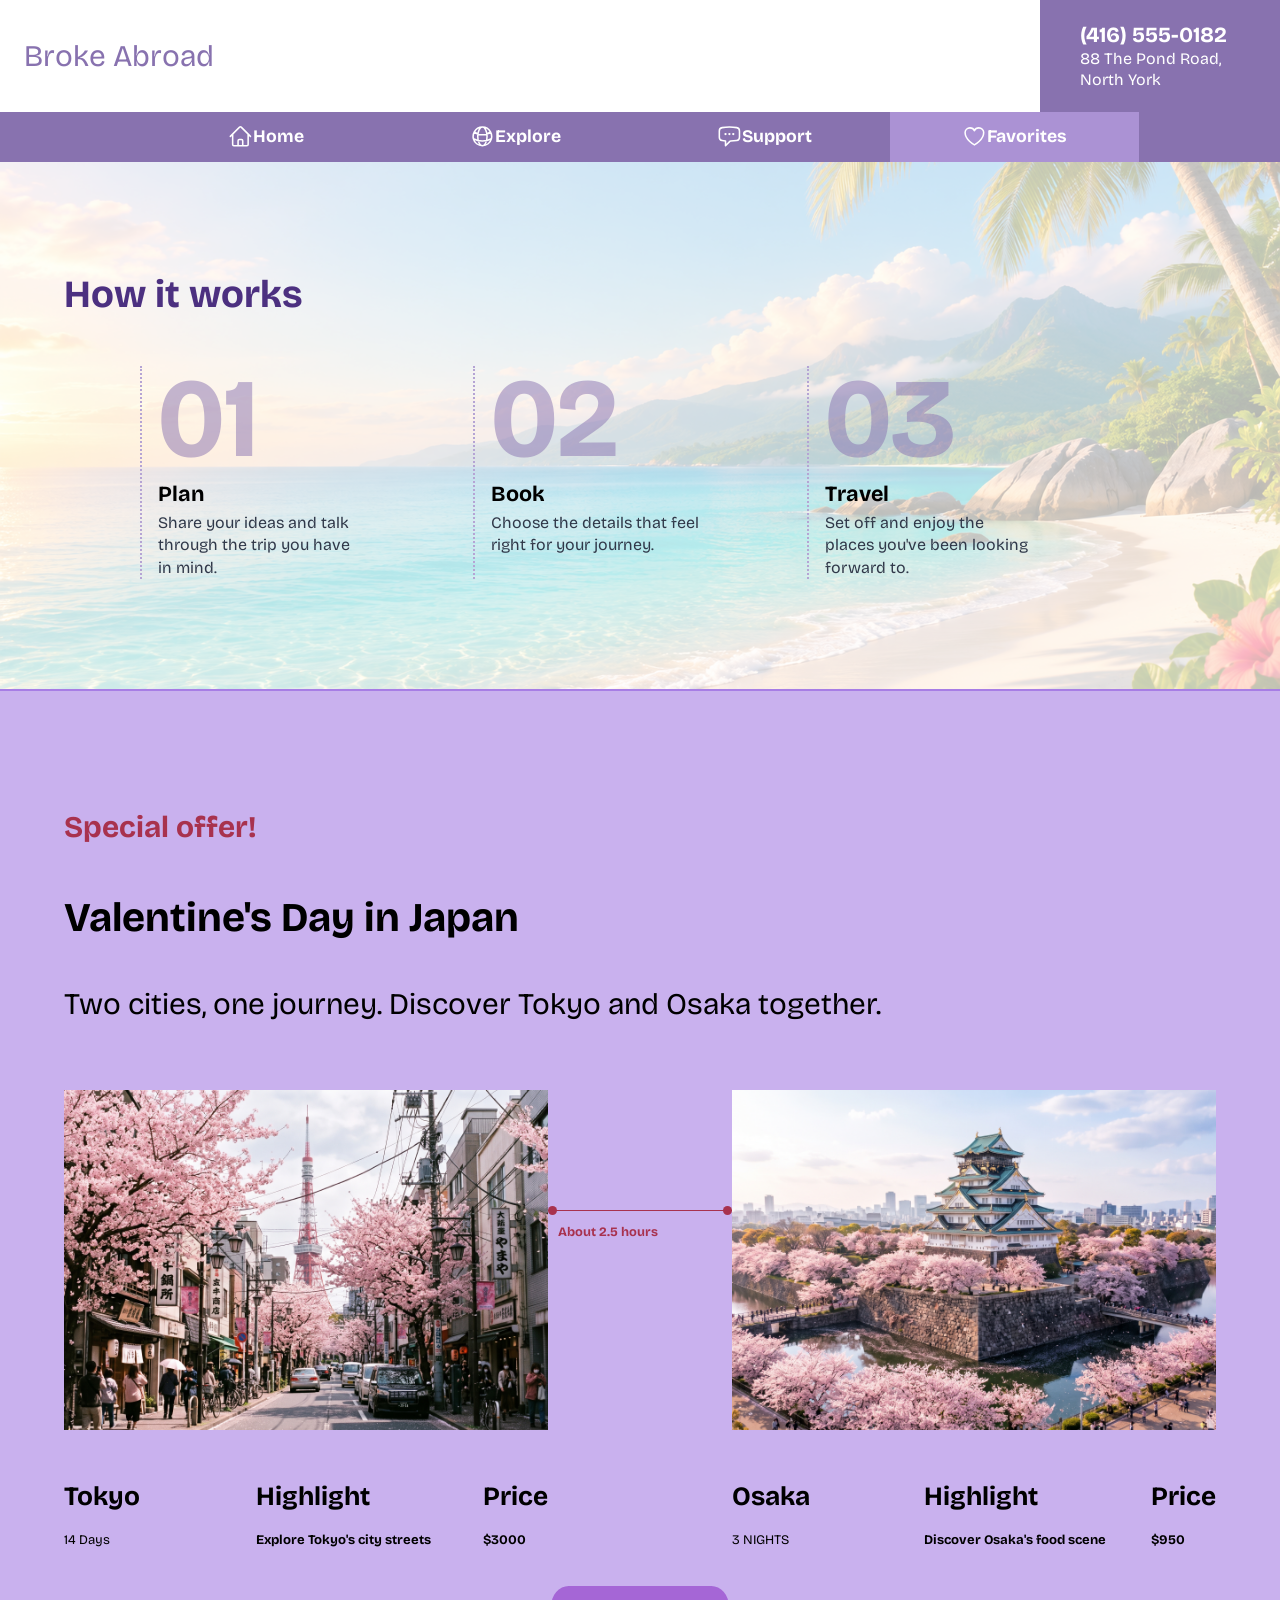
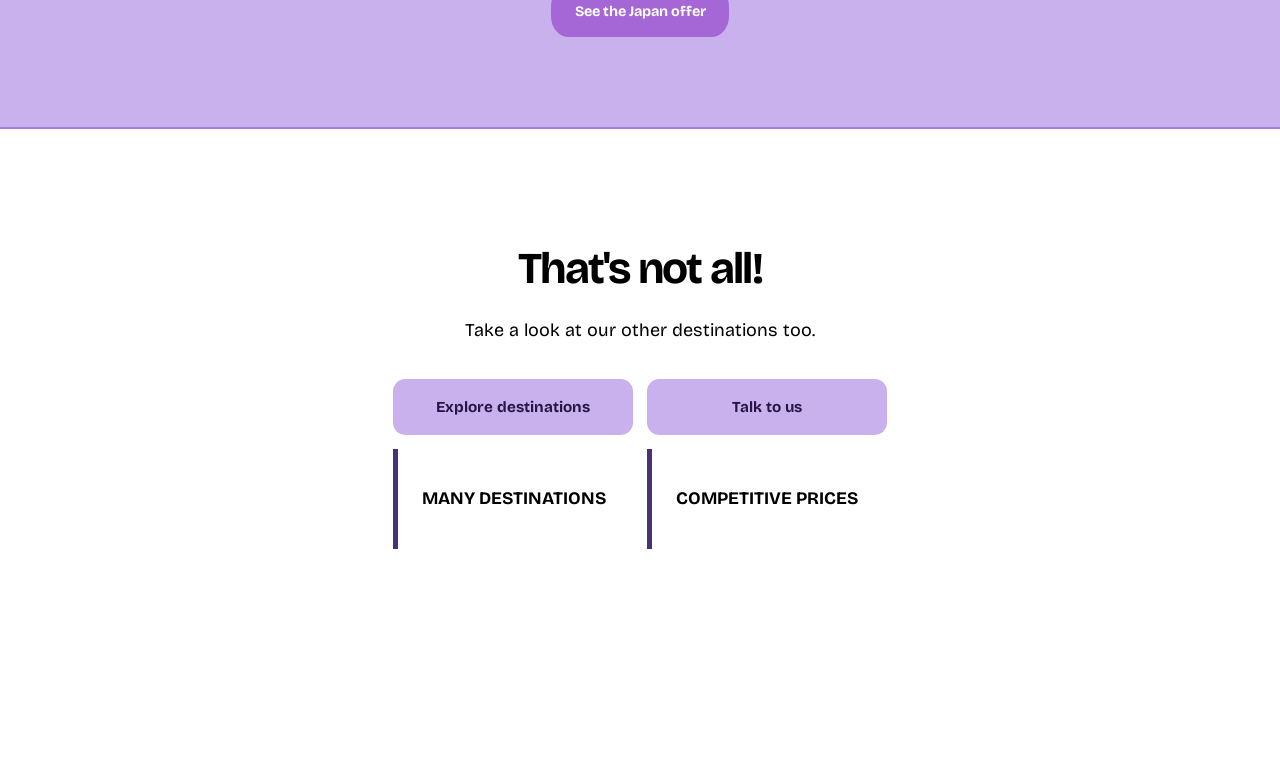
<file: index.html>
<!DOCTYPE html>
<html lang="en">

<!-- header -->
<head>
    <!--this imports google fonts its a font I found it looked good-->
    <link rel="preconnect" href="https://fonts.googleapis.com">
    <link rel="preconnect" href="https://fonts.gstatic.com" crossorigin>
    <link href="https://fonts.googleapis.com/css2?family=Bricolage+Grotesque:opsz,wght@12..96,200..800&display=swap" rel="stylesheet">    
    <meta charset="UTF-8">

    <!--this helps the page fit different screen sizes-->
<meta name="viewport" content="width=device-width, initial-scale=1.0">
    <!--the title that shows on the browser tab-->
    <title>Broke Abroad - Home page</title>
    <!--link to css-->
       <link rel="stylesheet" href="style.css">
       
</head>
<body>
    <header class="site-header">
        <div class="header-top header-top-home">
            <!--placeholder for the agency name cuz we dont know it yet-->
            <span class="header-brand">Broke Abroad</span>

            <!--contact information and link to the support page-->
            <a class="header-support" href="support.html">
                <span class="header-phone">(416) 555-0182</span>
                <span>88 The Pond Road, North York</span>
            </a>
        </div>

        <!--links in the nav bar-->
        <nav class="main-nav">

            <a href="index.html">
                <svg xmlns="http://www.w3.org/2000/svg" fill="none" viewBox="0 0 24 24" stroke-width="1.5" stroke="currentColor" class="size-6">
                <path stroke-linecap="round" stroke-linejoin="round" d="m2.25 12 8.954-8.955c.44-.439 1.152-.439 1.591 0L21.75 12M4.5 9.75v10.125c0 .621.504 1.125 1.125 1.125H9.75v-4.875c0-.621.504-1.125 1.125-1.125h2.25c.621 0 1.125.504 1.125 1.125V21h4.125c.621 0 1.125-.504 1.125-1.125V9.75M8.25 21h8.25" />
                </svg>Home
            </a>

            <a href="explore.html">
                <svg xmlns="http://www.w3.org/2000/svg" fill="none" viewBox="0 0 24 24" stroke-width="1.5" stroke="currentColor" class="size-6">
                <path stroke-linecap="round" stroke-linejoin="round" d="M12 21a9.004 9.004 0 0 0 8.716-6.747M12 21a9.004 9.004 0 0 1-8.716-6.747M12 21c2.485 0 4.5-4.03 4.5-9S14.485 3 12 3m0 18c-2.485 0-4.5-4.03-4.5-9S9.515 3 12 3m0 0a8.997 8.997 0 0 1 7.843 4.582M12 3a8.997 8.997 0 0 0-7.843 4.582m15.686 0A11.953 11.953 0 0 1 12 10.5c-2.998 0-5.74-1.1-7.843-2.918m15.686 0A8.959 8.959 0 0 1 21 12c0 .778-.099 1.533-.284 2.253m0 0A17.919 17.919 0 0 1 12 16.5c-3.162 0-6.133-.815-8.716-2.247m0 0A9.015 9.015 0 0 1 3 12c0-1.605.42-3.113 1.157-4.418" />
                </svg>Explore
            </a>

            <a href="support.html">
                <svg xmlns="http://www.w3.org/2000/svg" fill="none" viewBox="0 0 24 24" stroke-width="1.5" stroke="currentColor" class="size-6">
                <path stroke-linecap="round" stroke-linejoin="round" d="M8.625 9.75a.375.375 0 1 1-.75 0 .375.375 0 0 1 .75 0Zm0 0H8.25m4.125 0a.375.375 0 1 1-.75 0 .375.375 0 0 1 .75 0Zm0 0H12m4.125 0a.375.375 0 1 1-.75 0 .375.375 0 0 1 .75 0Zm0 0h-.375m-13.5 3.01c0 1.6 1.123 2.994 2.707 3.227 1.087.16 2.185.283 3.293.369V21l4.184-4.183a1.14 1.14 0 0 1 .778-.332 48.294 48.294 0 0 0 5.83-.498c1.585-.233 2.708-1.626 2.708-3.228V6.741c0-1.602-1.123-2.995-2.707-3.228A48.394 48.394 0 0 0 12 3c-2.392 0-4.744.175-7.043.513C3.373 3.746 2.25 5.14 2.25 6.741v6.018Z" />
                </svg>Support
            </a>

            <a class="favorites-main" href="explore.html#favorites">
                <svg xmlns="http://www.w3.org/2000/svg" fill="none" viewBox="0 0 24 24" stroke-width="1.5" stroke="currentColor" class="size-6">
                <path stroke-linecap="round" stroke-linejoin="round" d="M21 8.25c0-2.485-2.099-4.5-4.688-4.5-1.935 0-3.597 1.126-4.312 2.733-.715-1.607-2.377-2.733-4.313-2.733C5.1 3.75 3 5.765 3 8.25c0 7.22 9 12 9 12s9-4.78 9-12Z" />
                </svg>Favorites
            </a>

        </nav>
    </header>

    <main>
        <!--how the trip planning works-->
        <section class="how-it-works">
            <div class="section-heading">
                <h2 id="steps-title">How it works</h2>
            </div>
            <!--the three steps for planning, booking and travelling-->
            <ol class="planning-steps" role="list">
                <li>
                    <span class="step-number" aria-hidden="true">01</span>
                    <div class="step-details">
                        <h3>Plan</h3>
                        <p>Share your ideas and talk through the trip you have in mind.</p>
                    </div>
                </li>
                <li>
                    <span class="step-number" aria-hidden="true">02</span>
                    <div class="step-details">
                        <h3>Book</h3>
                        <p>Choose the details that feel right for your journey.</p>
                    </div>
                </li>
                <li>
                    <span class="step-number" aria-hidden="true">03</span>
                    <div class="step-details">
                        <h3>Travel</h3>
                        <p>Set off and enjoy the places you've been looking forward to.</p>
                    </div>
                </li>
            </ol>
        </section>

<!--promotion for valentines day-->
        <section class="japan-promotion">
            <div class="promotion-inner">
                <!--title, description and other stuff of the promotion-->
                <div class="promotion-heading">
                    <div>
                        <p class="promotion-kicker">Special offer!</p>
                        <h2 id="promotion-title">Valentine's Day in Japan</h2>
                        <p>Two cities, one journey. Discover Tokyo and Osaka together.</p>
                    </div>
                </div>

                <!--the two stops on the trip-->
                <div class="promotion-route">
                    <!--tokyo picture and trip details-->
                    <article class="promotion-stop">
                        <img src="Tokyo.jpeg" alt="View of Tokyo">
                        <div class="stop-details">
                            <div><h3>Tokyo</h3><p>14 Days</p></div>
                            <div><h3>Highlight</h3><p><strong>Explore Tokyo's city streets</strong></p></div>
                            <div><h3>Price</h3><p><strong>$3000</strong></p></div>
                        </div>
                    </article>

                    <!--the train between Tokyo and Osaka-->
                    <div class="route-connection">
                        <div class="route-line"></div>
                        <p><strong>About 2.5 hours</strong></p>
                    </div>

                    <!--osaka picture and trip details-->
                    <article class="promotion-stop osaka-stop">
                        <img src="Osaka.jpeg" alt="View of Osaka">
                        <div class="stop-details">
                            <div><h3>Osaka</h3><p>3 NIGHTS</p></div>
                            <div><h3>Highlight</h3><p><strong>Discover Osaka's food scene</strong></p></div>
                            <div><h3>Price</h3><p><strong>$950</strong></p></div>
                        </div>
                    </article>
                </div>
                <!--link to the explore page-->
                <a class="button" href="explore.html?search=Japan">See the Japan offer</a>
            </div>
        </section>
        <!--the extra fillers at the bottom of the page-->
        <section class="travel-intro">
            <div class="travel-intro-content">
                <h1 id="intro-title">That's not all!</h1>
                <p class="travel-intro-text">Take a look at our other destinations too.</p>
                <!--buttons to explore destinations or support-->
                <div class="travel-intro-actions">
                    <a class="travel-intro-primary" href="explore.html">Explore destinations</a>
                    <a class="travel-intro-secondary" href="support.html">Talk to us</a>
                </div>
                <!--information blocks under the buttons-->
                <div class="travel-intro-features">
                    <p>MANY DESTINATIONS</p>
                    <p>COMPETITIVE PRICES</p>
                </div>
            </div>
        </section>
    </main>
</body>
</html>
</file>
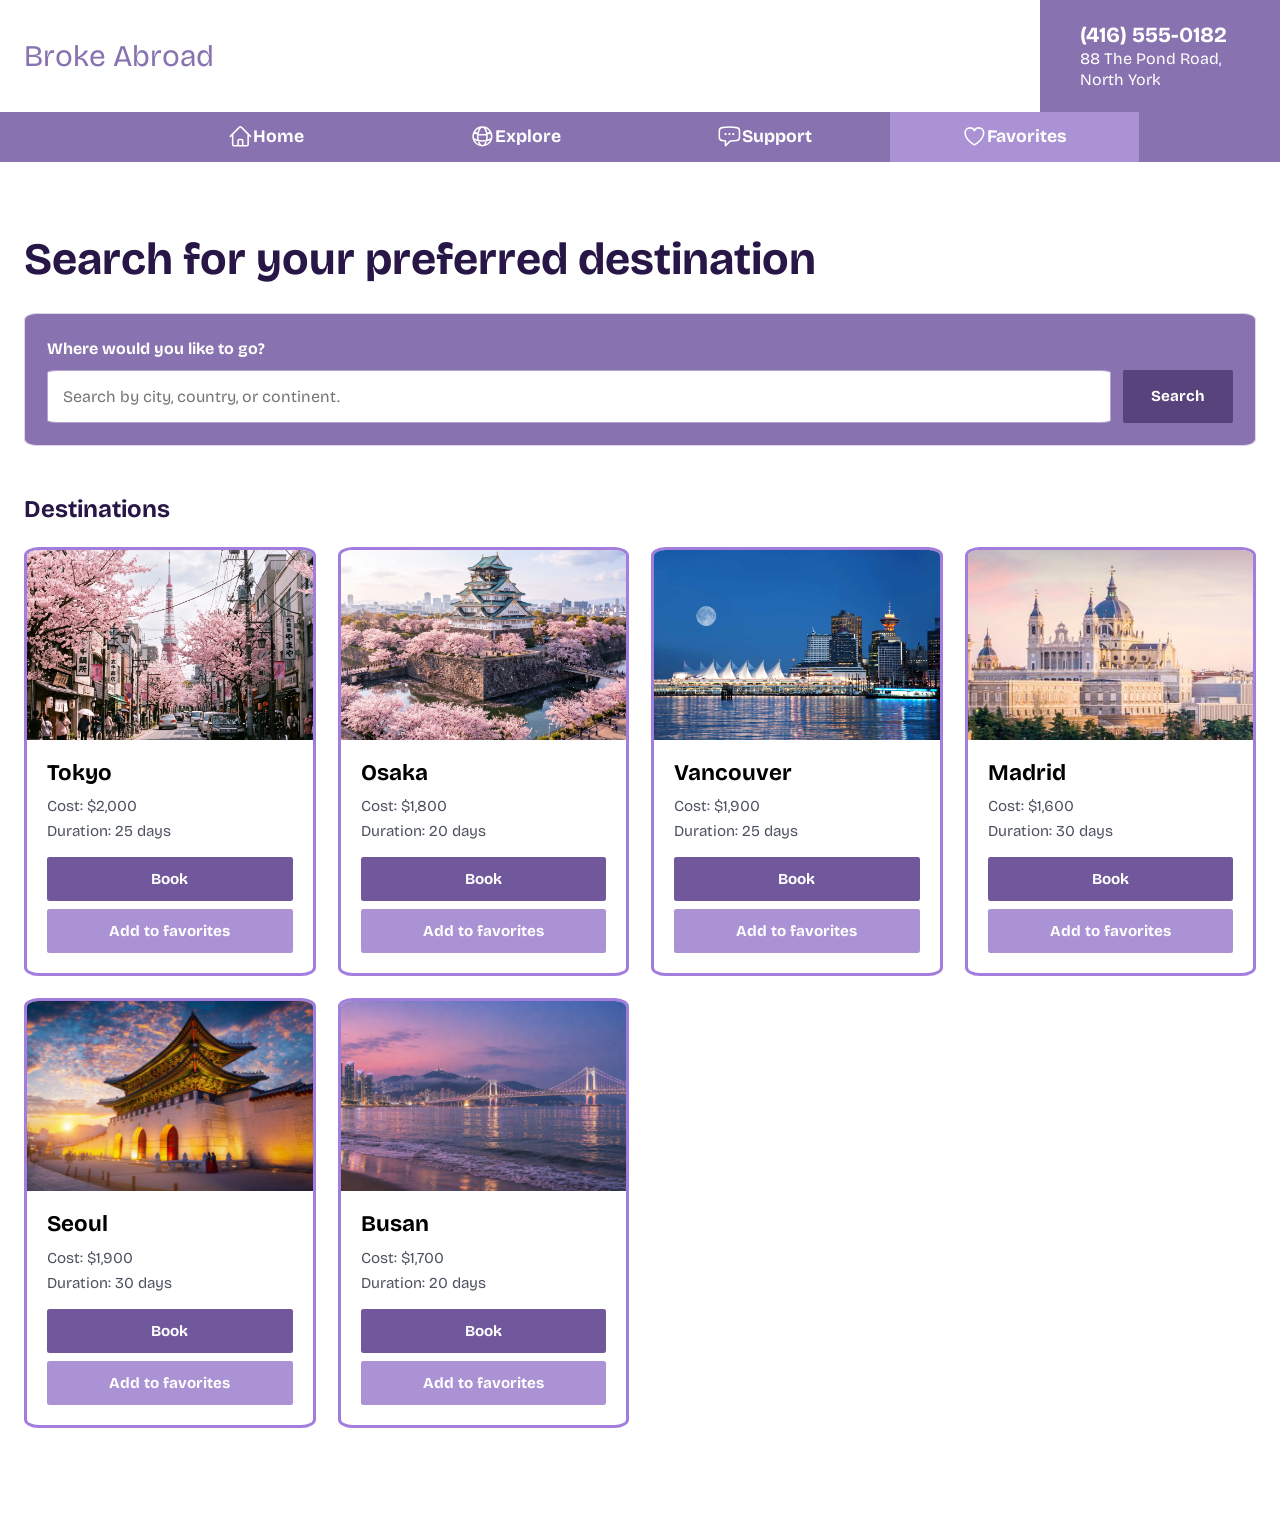
<file: explore.html>
<!DOCTYPE html>
<html lang="en">
    <head>
        <meta charset="UTF-8">
        <title>Broke Abroad - Explore</title>
        <!--this imports google fonts its a font I found it looked good-->
        <link rel="preconnect" href="https://fonts.googleapis.com">
        <link rel="preconnect" href="https://fonts.gstatic.com" crossorigin>
        <link href="https://fonts.googleapis.com/css2?family=Bricolage+Grotesque:opsz,wght@12..96,200..800&display=swap" rel="stylesheet">    
        <meta charset="UTF-8">
        <meta name="viewport" content="width=device-width, initial-scale=1.0"/>
        <script src="explore.js" defer></script>
        <link rel="stylesheet" type="text/css" href="style.css"/>
        <link rel="stylesheet" type="text/css" href="explore.css"/>
        
    </head>
    <body>

        <header class="site-header">
        <div class="header-top header-top-home">
            <!--placeholder for the agency name cuz we dont know it yet-->
            <span class="header-brand">Broke Abroad</span>

            <!--contact information and link to the support page-->
            <a class="header-support" href="support.html">
                <span class="header-phone">(416) 555-0182</span>
                <span>88 The Pond Road, North York</span>
            </a>
        </div>

                <!--links in the nav bar-->
        <nav class="main-nav">

            <a href="index.html">
                <svg xmlns="http://www.w3.org/2000/svg" fill="none" viewBox="0 0 24 24" stroke-width="1.5" stroke="currentColor" class="size-6">
                <path stroke-linecap="round" stroke-linejoin="round" d="m2.25 12 8.954-8.955c.44-.439 1.152-.439 1.591 0L21.75 12M4.5 9.75v10.125c0 .621.504 1.125 1.125 1.125H9.75v-4.875c0-.621.504-1.125 1.125-1.125h2.25c.621 0 1.125.504 1.125 1.125V21h4.125c.621 0 1.125-.504 1.125-1.125V9.75M8.25 21h8.25" />
                </svg>Home
            </a>

            <a href="explore.html" aria-current="page">
                <svg xmlns="http://www.w3.org/2000/svg" fill="none" viewBox="0 0 24 24" stroke-width="1.5" stroke="currentColor" class="size-6">
                <path stroke-linecap="round" stroke-linejoin="round" d="M12 21a9.004 9.004 0 0 0 8.716-6.747M12 21a9.004 9.004 0 0 1-8.716-6.747M12 21c2.485 0 4.5-4.03 4.5-9S14.485 3 12 3m0 18c-2.485 0-4.5-4.03-4.5-9S9.515 3 12 3m0 0a8.997 8.997 0 0 1 7.843 4.582M12 3a8.997 8.997 0 0 0-7.843 4.582m15.686 0A11.953 11.953 0 0 1 12 10.5c-2.998 0-5.74-1.1-7.843-2.918m15.686 0A8.959 8.959 0 0 1 21 12c0 .778-.099 1.533-.284 2.253m0 0A17.919 17.919 0 0 1 12 16.5c-3.162 0-6.133-.815-8.716-2.247m0 0A9.015 9.015 0 0 1 3 12c0-1.605.42-3.113 1.157-4.418" />
                </svg>Explore
            </a>

            <a href="support.html">
                <svg xmlns="http://www.w3.org/2000/svg" fill="none" viewBox="0 0 24 24" stroke-width="1.5" stroke="currentColor" class="size-6">
                <path stroke-linecap="round" stroke-linejoin="round" d="M8.625 9.75a.375.375 0 1 1-.75 0 .375.375 0 0 1 .75 0Zm0 0H8.25m4.125 0a.375.375 0 1 1-.75 0 .375.375 0 0 1 .75 0Zm0 0H12m4.125 0a.375.375 0 1 1-.75 0 .375.375 0 0 1 .75 0Zm0 0h-.375m-13.5 3.01c0 1.6 1.123 2.994 2.707 3.227 1.087.16 2.185.283 3.293.369V21l4.184-4.183a1.14 1.14 0 0 1 .778-.332 48.294 48.294 0 0 0 5.83-.498c1.585-.233 2.708-1.626 2.708-3.228V6.741c0-1.602-1.123-2.995-2.707-3.228A48.394 48.394 0 0 0 12 3c-2.392 0-4.744.175-7.043.513C3.373 3.746 2.25 5.14 2.25 6.741v6.018Z" />
                </svg>Support
            </a>

            <a class="favorites-main" href="explore.html#favorites" onclick="showFavorites()">
                <svg xmlns="http://www.w3.org/2000/svg" fill="none" viewBox="0 0 24 24" stroke-width="1.5" stroke="currentColor" class="size-6">
                <path stroke-linecap="round" stroke-linejoin="round" d="M21 8.25c0-2.485-2.099-4.5-4.688-4.5-1.935 0-3.597 1.126-4.312 2.733-.715-1.607-2.377-2.733-4.313-2.733C5.1 3.75 3 5.765 3 8.25c0 7.22 9 12 9 12s9-4.78 9-12Z" />
                </svg>Favorites
            </a>

        </nav>
    </header>
    <main>
       

        <section class="destinations" aria-labelledby="destinations-title">
            <div class="destinations-heading">
                <div>
                    <h2 id="destinations-title">Search for your preferred destination</h2>
                </div>
               
            </div>

            <!--Submitting the form also lets visitors search with the Enter key-->
            <form class="search-form" role="search" onsubmit="searchTrip(); return false;">
                <label for="search">Where would you like to go?</label>
                <div class="search-controls">
                    <input type="search" id="search" placeholder="Search by city, country, or continent.">
                    <button type="submit" id="search_button">Search</button>
                </div>
            </form>

            <div class="results-heading" id="favorites">
                <h3 id="results-title">Destinations</h3>
                <p id="results" aria-live="polite"></p>
            </div>
            <noscript>Enable JavaScript to view and search destinations.</noscript>

            <!--The script fills these cards with the matching destinations-->
            <div class="explore-cards">
                <article id="A" class="element" hidden>
                    <img class="cardimage" id="imageA" alt="">
                    <div class="textcontainer">
                        <h3 id="titleA"></h3>
                        <p id="detailsA"></p>
                    </div>
                    <div class="buttoncontainer">
                        <button type="button" class="book-button" id="bookButtonA" aria-describedby="titleA" onclick="bookTrip(0)"></button>
                        <button type="button" class="favorite-button" id="favButtonA" aria-describedby="titleA" onclick="addToFavorites(0)"></button>
                    </div>
                </article>
                <article id="B" class="element" hidden>
                    <img class="cardimage" id="imageB" alt="">
                    <div class="textcontainer">
                        <h3 id="titleB"></h3>
                        <p id="detailsB"></p>
                    </div>
                    <div class="buttoncontainer">
                        <button type="button" class="book-button" id="bookButtonB" aria-describedby="titleB" onclick="bookTrip(1)"></button>
                        <button type="button" class="favorite-button" id="favButtonB" aria-describedby="titleB" onclick="addToFavorites(1)"></button>
                    </div>
                </article>
                <article id="C" class="element" hidden>
                    <img class="cardimage" id="imageC" alt="">
                    <div class="textcontainer">
                        <h3 id="titleC"></h3>
                        <p id="detailsC"></p>
                    </div>
                    <div class="buttoncontainer">
                        <button type="button" class="book-button" id="bookButtonC" aria-describedby="titleC" onclick="bookTrip(2)"></button>
                        <button type="button" class="favorite-button" id="favButtonC" aria-describedby="titleC" onclick="addToFavorites(2)"></button>
                    </div>
                </article>
                <article id="D" class="element" hidden>
                    <img class="cardimage" id="imageD" alt="">
                    <div class="textcontainer">
                        <h3 id="titleD"></h3>
                        <p id="detailsD"></p>
                    </div>
                    <div class="buttoncontainer">
                        <button type="button" class="book-button" id="bookButtonD" aria-describedby="titleD" onclick="bookTrip(3)"></button>
                        <button type="button" class="favorite-button" id="favButtonD" aria-describedby="titleD" onclick="addToFavorites(3)"></button>
                    </div>
                </article>
                <article id="E" class="element" hidden>
                    <img class="cardimage" id="imageE" alt="">
                    <div class="textcontainer">
                        <h3 id="titleE"></h3>
                        <p id="detailsE"></p>
                    </div>
                    <div class="buttoncontainer">
                        <button type="button" class="book-button" id="bookButtonE" aria-describedby="titleE" onclick="bookTrip(4)"></button>
                        <button type="button" class="favorite-button" id="favButtonE" aria-describedby="titleE" onclick="addToFavorites(4)"></button>
                    </div>
                </article>
                <article id="F" class="element" hidden>
                    <img class="cardimage" id="imageF" alt="">
                    <div class="textcontainer">
                        <h3 id="titleF"></h3>
                        <p id="detailsF"></p>
                    </div>
                    <div class="buttoncontainer">
                        <button type="button" class="book-button" id="bookButtonF" aria-describedby="titleF" onclick="bookTrip(5)"></button>
                        <button type="button" class="favorite-button" id="favButtonF" aria-describedby="titleF" onclick="addToFavorites(5)"></button>
                    </div>
                </article>
            </div>
        </section>
    </main>
    </body>
</html>
</file>
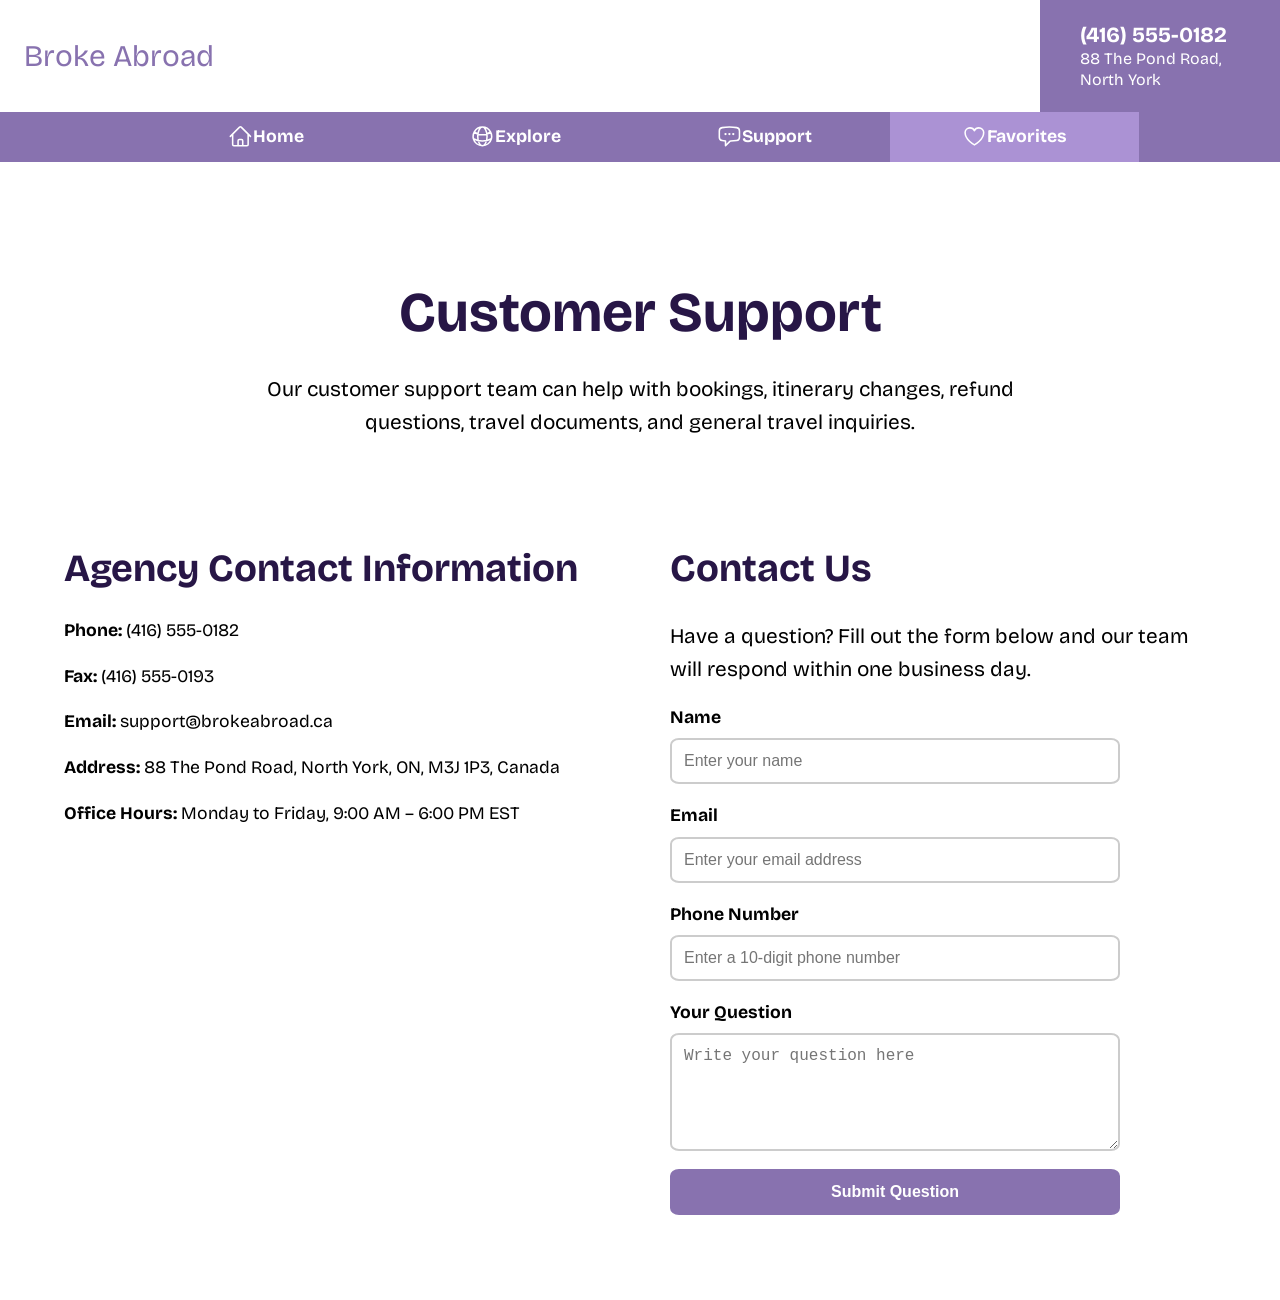
<file: support.html>
<!DOCTYPE html>
<html lang="en">
<head>
  <!--matching the font that was used in the index-->
    <link rel="preconnect" href="https://fonts.googleapis.com">
    <link rel="preconnect" href="https://fonts.gstatic.com" crossorigin>
    <link href="https://fonts.googleapis.com/css2?family=Bricolage+Grotesque:opsz,wght@12..96,200..800&display=swap" rel="stylesheet">    <meta charset="UTF-8">

  <meta charset="UTF-8" />
  <meta name="viewport" content="width=device-width, initial-scale=1.0" />
  <title>Broke Abroad - Support</title>
  <link rel="stylesheet" href="style.css">  
  <link rel="stylesheet" href="support.css">
</head>

<body>
   <header class="site-header">
        <div class="header-top header-top-home">
            <!--placeholder for the agency name cuz we dont know it yet-->
            <span class="header-brand">Broke Abroad</span>

            <!--contact information and link to the support page-->
            <a class="header-support" href="support.html">
                <span class="header-phone">(416) 555-0182</span>
                <span>88 The Pond Road, North York</span>
            </a>
        </div>
        
        <!--links in the nav bar-->
        <nav class="main-nav">

            <a href="index.html">
                <svg xmlns="http://www.w3.org/2000/svg" fill="none" viewBox="0 0 24 24" stroke-width="1.5" stroke="currentColor" class="size-6">
                <path stroke-linecap="round" stroke-linejoin="round" d="m2.25 12 8.954-8.955c.44-.439 1.152-.439 1.591 0L21.75 12M4.5 9.75v10.125c0 .621.504 1.125 1.125 1.125H9.75v-4.875c0-.621.504-1.125 1.125-1.125h2.25c.621 0 1.125.504 1.125 1.125V21h4.125c.621 0 1.125-.504 1.125-1.125V9.75M8.25 21h8.25" />
                </svg>Home
            </a>

            <a href="explore.html">
                <svg xmlns="http://www.w3.org/2000/svg" fill="none" viewBox="0 0 24 24" stroke-width="1.5" stroke="currentColor" class="size-6">
                <path stroke-linecap="round" stroke-linejoin="round" d="M12 21a9.004 9.004 0 0 0 8.716-6.747M12 21a9.004 9.004 0 0 1-8.716-6.747M12 21c2.485 0 4.5-4.03 4.5-9S14.485 3 12 3m0 18c-2.485 0-4.5-4.03-4.5-9S9.515 3 12 3m0 0a8.997 8.997 0 0 1 7.843 4.582M12 3a8.997 8.997 0 0 0-7.843 4.582m15.686 0A11.953 11.953 0 0 1 12 10.5c-2.998 0-5.74-1.1-7.843-2.918m15.686 0A8.959 8.959 0 0 1 21 12c0 .778-.099 1.533-.284 2.253m0 0A17.919 17.919 0 0 1 12 16.5c-3.162 0-6.133-.815-8.716-2.247m0 0A9.015 9.015 0 0 1 3 12c0-1.605.42-3.113 1.157-4.418" />
                </svg>Explore
            </a>

            <a href="support.html">
                <svg xmlns="http://www.w3.org/2000/svg" fill="none" viewBox="0 0 24 24" stroke-width="1.5" stroke="currentColor" class="size-6">
                <path stroke-linecap="round" stroke-linejoin="round" d="M8.625 9.75a.375.375 0 1 1-.75 0 .375.375 0 0 1 .75 0Zm0 0H8.25m4.125 0a.375.375 0 1 1-.75 0 .375.375 0 0 1 .75 0Zm0 0H12m4.125 0a.375.375 0 1 1-.75 0 .375.375 0 0 1 .75 0Zm0 0h-.375m-13.5 3.01c0 1.6 1.123 2.994 2.707 3.227 1.087.16 2.185.283 3.293.369V21l4.184-4.183a1.14 1.14 0 0 1 .778-.332 48.294 48.294 0 0 0 5.83-.498c1.585-.233 2.708-1.626 2.708-3.228V6.741c0-1.602-1.123-2.995-2.707-3.228A48.394 48.394 0 0 0 12 3c-2.392 0-4.744.175-7.043.513C3.373 3.746 2.25 5.14 2.25 6.741v6.018Z" />
                </svg>Support
            </a>

            <a class="favorites-main" href="explore.html#favorites">
                <svg xmlns="http://www.w3.org/2000/svg" fill="none" viewBox="0 0 24 24" stroke-width="1.5" stroke="currentColor" class="size-6">
                <path stroke-linecap="round" stroke-linejoin="round" d="M21 8.25c0-2.485-2.099-4.5-4.688-4.5-1.935 0-3.597 1.126-4.312 2.733-.715-1.607-2.377-2.733-4.313-2.733C5.1 3.75 3 5.765 3 8.25c0 7.22 9 12 9 12s9-4.78 9-12Z" />
                </svg>Favorites
            </a>

        </nav>
    </header>

<main>
  <section id="customer-support" class="support-intro">
    <h2>Customer Support</h2>
    <p>
      Our customer support team can help with bookings, itinerary changes, refund
      questions, travel documents, and general travel inquiries.
    </p>
  </section>

  <div class="support-layout">
    <section id="agency-contact" class="support-column">
      <h3>Agency Contact Information</h3>

      <div class="contact-info">
        <p><strong>Phone:</strong> (416) 555-0182</p>
        <p><strong>Fax:</strong> (416) 555-0193</p>
        <p><strong>Email:</strong> support@brokeabroad.ca</p>
        <p><strong>Address:</strong> 88 The Pond Road, North York, ON, M3J 1P3, Canada</p>
        <p><strong>Office Hours:</strong> Monday to Friday, 9:00 AM – 6:00 PM EST</p>
      </div>

      <div class="map-container">
        <iframe
          title="Travel Agency location map"
          src="https://www.google.com/maps?q=Victor+Phillip+Dahdaleh+Building,+88+The+Pond+Road,+North+York,+ON+M3J+1P3&output=embed">
        </iframe>
      </div>
    </section>

    <section id="contact-us" class="support-column">
      <h3>Contact Us</h3>
      <p>
        Have a question? Fill out the form below and our team will respond within
        one business day.
      </p>

      <form id="contactForm" novalidate>
        <div>
          <label for="name">Name</label>
          <input type="text" id="name" name="name" placeholder="Enter your name" />
          <p class="error-message" id="nameError"></p>
        </div>

        <div>
          <label for="email">Email</label>
          <input type="text" id="email" name="email" placeholder="Enter your email address" />
          <p class="error-message" id="emailError"></p>
        </div>

        <div>
          <label for="phone">Phone Number</label>
          <input type="text" id="phone" name="phone" placeholder="Enter a 10-digit phone number" />
          <p class="error-message" id="phoneError"></p>
        </div>

        <div>
          <label for="question">Your Question</label>
          <textarea id="question" name="question" rows="5"
            placeholder="Write your question here"></textarea>
          <p class="error-message" id="questionError"></p>
        </div>

        <button type="submit">Submit Question</button>

        <p class="success-message" id="successMessage">
          Thank you! Your question has been submitted successfully.
        </p>
      </form>
    </section>
  </main>

  <script src="support.js"></script>
</body>
</html>
</file>
<file: style.css>
/* styles used across the page */
* { box-sizing: border-box; }

:root {
    color: black;
    background: white;
    line-height: 1.6;
}

body {
    margin: 0;
    font-family: "Bricolage Grotesque", sans-serif;
    font-size: 1.875rem;
}

a { color: inherit; }

img {
    display: block;
    max-width: 100%;
}

p { max-width: 65rem; }

a:focus-visible {
    outline: 0.1875rem solid black;
    outline-offset: 0.25rem;
}

/* header */
/* the white row holds the brand, contact details, and support link. */
.site-header {
    background:white;
    color: #8872af;
}

.header-top {
    display: grid;
    padding-left: max(1.5rem, calc(50% - 39.375rem));
    grid-template-columns: minmax(13.75rem, 1fr) minmax(12.5rem, 1fr) minmax(15rem, 26.3%);
    min-height: 7rem;
}

/*changed Home and support combine the contact details and support link. */
.header-top-home {
    grid-template-columns: minmax(13.75rem, 1fr) minmax(15rem, 10%);
}

/* these parts of the header use a flex layout */
.header-brand,
.header-support,
.main-nav { display: flex; }

/* vertically align the agency name and support link */
.header-brand,
.header-support { align-items: center; }

/* the support link and navigation's purple background */
.header-support,
.main-nav { background: #8872af; }


.header-brand {
    padding: 1.1rem 1.25rem 1.1rem 0;
}

.header-phone {
    font-size: 1.35rem;
    font-weight: 700;
}

.header-support {
    gap: 1rem;
    padding: 1.25rem 1.5rem;
    color: white;
    font-size: 1rem;
    line-height: 1.3;
    text-decoration: none;
}

.header-top-home .header-support {
    flex-direction: column;
    align-items: flex-start;
    justify-content: center;
    gap: 0;
}

/* nav bar */
.main-nav { justify-content: center; }
.favorites-main {background:#ab92d4}
.main-nav svg{ width: 100%; height: auto; max-width: 1.55rem; }

.main-nav a {
    display: flex;
    flex: 1 1 0;
    align-items: center;
    justify-content: center;
    max-width: 15.6rem;
    min-height: 3.1rem;
    padding: 0.75rem 1rem;
    color: white;
    font-size: 1.1rem;
    font-weight: 700;
    line-height: 1.25;
    text-align: center;
    text-decoration: none;
}

.header-support:hover,
.main-nav a:hover { background: #493175; }

.site-header a:focus-visible {
    outline: 0.1875rem solid #271646;
    outline-offset: -0.25rem;
}

.site-header .header-support:focus-visible,
.main-nav a:focus-visible { outline-color: white; }

/* buttons used on the page */
.button,
.travel-intro-actions a {
    font-weight: 700;
    text-decoration: none;
}

.button {
    display: inline-block;
    padding: 0.88rem 1.44rem;
    background: #a566d6;
    color: white;
    font-size: 0.9rem;
    border-radius: 10% / 40%;
}

.button:hover { background: #8b33ce; }

/* jow the trip planning works */
.how-it-works {
    padding: 6.875rem 5%;
    background-color: white;
    background-image: linear-gradient(rgba(255, 255, 255, 0.7), rgba(255, 255, 255, 0.7)), url("vacation.png");
    background-position: center;
    background-size: cover;
}

.section-heading {
    display: grid;
    grid-template-columns: 1fr 1fr;
    align-items: end;
    gap: 2.5rem;
    margin-bottom: 3.125rem;
}

.section-heading h2 {
    max-width: 24rem;
    margin: 0;
    color: #4c3080;
    font-size: 2rem;
    line-height: 1.15;
}

/* paragraph styles for the planning section */
.planning-steps p {
    margin: 0;
    color: #303849;
}

.planning-steps {
    display: grid;
    margin: 0;
    padding: 0;
    list-style: none;
}

.planning-steps {
    grid-template-columns: 1fr 1fr 1fr;
    max-width:62.5rem;
    margin: 0 auto;
    gap: 0;
}

.planning-steps li { border-left: 2px dotted #b5a4d4; }

.step-number {
    display: block;
    padding-left: 1rem;
    margin-bottom: 0.625rem;
    color: rgba(136, 114, 175, 0.5);
    font-size: 5rem;
    font-weight: 700;
    line-height: 0.95;
}

.step-details { padding: 0 1rem; }



.planning-steps h3 {
    margin: 0 0 0.25rem;
    font-size: 1.35rem;
    line-height: 1.2;
}

.planning-steps p {
    max-width: 13rem;
    font-size: 1rem;
    line-height: 1.4;
}

/* valentine's day promotion */
.japan-promotion {
    background: #c9b1ee;
    padding: 5.125rem 5% 5.625rem;
    border-top: 0.125rem solid #a77de5;
}

.promotion-inner {
    max-width: 87.5rem;
    margin: 0 auto;
}

/* offer button */
.promotion-inner > .button {
    display: block;
    width: fit-content;
    margin: 0 auto;
}

.promotion-heading {
    display: flex;
    justify-content: space-between;
    align-items: end;
    gap: 2.1875rem;
    padding-bottom: 1.875rem;
}

.promotion-kicker {
    margin-bottom: 0.75rem;
    color: #a8324e;
    font-weight: 700;
}

.promotion-heading h2 {
    margin-bottom: 0.9375rem;
    font-size: 2rem;
}

.promotion-heading p:last-child { margin-bottom: 0; }

.promotion-route {
    display: grid;
    grid-template-columns: minmax(0, 1fr) minmax(7.5rem, 0.38fr) minmax(0, 1fr);
    align-items: start;
    margin: 2rem 0 2.1875rem;
}

.promotion-stop img {
    width: 100%;
    height: 21.25rem;
    object-fit: cover;
}

.stop-details {
    display: grid;
    grid-template-columns: 1fr 1.2fr auto;
    gap: 0.9375rem;
    padding-top: 1.125rem;
}

.stop-details h3 {
    margin-bottom: 0.25rem;
    font-size: 1.65rem;
}

.stop-details p {
    margin-bottom: 0;
    color: black;
    font-size: 0.82rem;
}

.stop-details strong { color: black; }

.route-connection {
    padding-top: 7.5rem;
    color: #a8324e;
}

.route-line {
    position: relative;
    width: 100%;
    height: 0.0625rem;
    background: #a8324e;
}

.route-line::before,
.route-line::after {
    position: absolute;
    top: -0.25rem;
    width: 0.5625rem;
    height: 0.5625rem;
    border-radius: 50%;
    background: #a8324e;
    content: "";
}

.route-line::before { left: 0; }

.route-line::after { right: 0; }

.route-connection p {
    margin: 0.75rem 0.625rem 0;
    font-size: 0.8rem;
    line-height: 1.4;
}

/* intro part of the page*/
.travel-intro {
    display: flex;
    align-items: center;
    justify-content: center;
    min-height: 40.625rem;
    padding: 4.5rem 6%;
    color: black;
    text-align: center;
    padding-top: 0;
    border-top: 0.125rem solid #a77de5;
    background: white;
}

.travel-intro h1 {
    margin: 0 auto 1.5rem;
    font-size: 2.75rem;
    line-height: 1.05;
    letter-spacing: -0.11rem;
}

.travel-intro-text {
    margin: 0 auto;
    font-size: 1.05rem;
    line-height: 1.6;
}

.travel-intro-actions,
.travel-intro-features {
    display: flex;
    justify-content: center;
    flex-wrap: wrap;
    gap: 0.875rem;
}

.travel-intro-actions { margin-top: 2.125rem; }
.travel-intro-features { margin-top: 0.875rem; }

.travel-intro-features p {
    display: flex;
    align-items: center;
    justify-content: flex-start;
    flex: 1 1 15rem;
    min-width: 0;
    max-width: 18.75rem;
    min-height: 6.25rem;
    margin: 0;
    padding: 1.375rem 1.5rem;
    border-left: 0.3125rem solid #493175;
    color: black;
    font-size: 1.1rem;
    font-weight: 700;
    text-align: left;
}

.travel-intro-actions a {
    display: inline-flex;
    align-items: center;
    justify-content: center;
    gap: 0.75rem;
    width: 15rem;
    max-width: 100%;
    min-height: 3.375rem;
    padding: 0.875rem 1.5rem;
    border: 0.125rem solid #c9b1ee;
    background: #c9b1ee;
    border-radius: 5% / 22%;
    font-size: .95rem;
}

.travel-intro-primary, .travel-intro-secondary { background: white; color: #271646;}
.travel-intro-primary:hover, .travel-intro-secondary:hover { background: #7252af; }

.travel-intro-actions a:focus-visible {
    outline: 0.1875rem solid purple;
    outline-offset: 0.25rem;
}

/* DIFFERENT SCREEN SIZES AND STUFF */
/* header on smaller screens */
@media (max-width: 43.75rem) {
    .header-top { grid-template-columns: 1fr 1fr; padding-left: 0; }
    .header-top-home { grid-template-columns: 1fr; }
    .header-brand { padding: 1.125rem 1rem; }
    .header-support {
        grid-column: 1 / -1;
        justify-content: center;
        padding: 0.75rem 1rem;
    }
    .header-top-home .header-support { align-items: center; }
}

/* header on phone-sized screens */
@media (max-width: 30rem) {
    .header-top { grid-template-columns: 1fr; }
    .header-brand {
        justify-content: center;
        padding-bottom: 0.5rem;
    }
    .header-support { grid-column: auto; }
    .main-nav a {
        padding: 0.75rem 0.5rem;
        font-size: 0.9rem;
    }
}

/* page layout on smaller screens */
@media (max-width: 56.25rem) {
    .promotion-route { grid-template-columns: minmax(0, 1fr) 5.625rem minmax(0, 1fr); }
    .stop-details { grid-template-columns: 1fr; }
}

/* page layout on phone-sized screens */
@media (max-width: 37.5rem) {
    .japan-promotion { padding: 4.0625rem 5%; }
    .promotion-heading { display: block; }
    .promotion-route { grid-template-columns: 1fr; }
    .promotion-stop img { height: 18.75rem; }
    .stop-details { grid-template-columns: 1fr 1fr; }
    .route-connection { padding: 1.5625rem 0; }
    .route-connection p { margin-left: 0; }
    .how-it-works { padding: 4.6875rem 5%; }
    .section-heading {
        grid-template-columns: 1fr;
        gap: 1.25rem;
    }
    .planning-steps {
        grid-template-columns: 1fr;
        gap: 1.5625rem;
    }
    .planning-steps li { border-left: 0; }
    .step-number { padding-left: 0; }
    .step-details { border-left: 0.0625rem solid #b5a4d4; }
}

@media (min-width: 56.25rem) {
    .step-number { font-size: 5.5rem; }
    .travel-intro { padding-bottom: 5.5rem; }
}

@media (min-width: 62.5rem) {
    .header-support { padding: 1.25rem 2rem; }
    .step-number { font-size: 6rem; }
    .travel-intro { padding-bottom: 6rem; }
    .promotion-heading h2 { font-size: 2.2rem; }
}

@media (min-width: 75rem) {
    .header-support { padding: 1.25rem 2.5rem; }
    .section-heading h2 { font-size: 2.4rem; }
    .step-number { font-size: 7rem; }
    .promotion-heading h2 { font-size: 2.55rem; }
    .travel-intro { padding-bottom: 7rem; }
    .travel-intro-text { font-size: 1.125rem; }
}

@media (min-width: 81.25rem) {
    .step-number { font-size: 7.5rem; }
    .travel-intro { padding-bottom: 7.5rem; }
}

@media (min-width: 87.5rem) {
    .header-support { padding: 1.25rem 3rem; }
    .section-heading h2 { font-size: 2.6rem; }
    .step-number { font-size: 8rem; }
    .promotion-heading h2 { font-size: 2.8rem; }
    .travel-intro { padding-bottom: 8rem; }
    .travel-intro-text { font-size: 1.25rem; }
}
</file>
<file: explore.css>
/* search and destination results. */
.destinations {
    max-width: 81.25rem;
    margin: 0 auto;
    padding: 4.5rem 1.5rem 6.25rem;
}

.destinations-heading {
    display: flex;
    align-items: end;
    justify-content: space-between;
    gap: 1.5rem;
    margin-bottom: 1.75rem;
}

.destinations-heading h2 {
    margin: 0;
    color: #271646;
    font-size: 2rem;
    line-height: 1.15;
}

/* shared search and card controls. */
.search-controls button,
.buttoncontainer button {
    border: 0;
    border-radius: 1% / 5%;
    font: inherit;
    font-size: 0.95rem;
    font-weight: 700;
    cursor: pointer;
}

.search-controls input:focus-visible,
.search-controls button:focus-visible,
.buttoncontainer button:focus-visible {
    outline: 0.1875rem solid #71579c;
    outline-offset: 0.1875rem;
}
.search-controls button:hover,
.book-button:hover {
    background: #493175;
}



/* search form. */
.search-form {
    padding: 1.375rem;
    border: 0.0625rem solid #ded6eb;
    border-radius: 1% / 5%;
    background: #8872af;
}

.search-form label {
    display: block;
    margin-bottom: 0.5rem;
    color: white;
    font-size: 1rem;
    font-weight: 700;
}

.search-controls {
    display: flex;
    gap: 0.75rem;
}

.search-controls input {
    flex: 1;
    min-width: 0;
    padding: 0.81rem 0.94rem;
    border: 0.06rem solid #b5a5ce;
    border-radius: 1% / 5%;
    font: inherit;
    font-size: 1rem;
}

.search-controls button {
    padding: 0.81rem 1.75rem;
    color: white;
    background: #59437c;
}

/* Search results. */
.results-heading {
    display: flex;
    align-items: baseline;
    justify-content: space-between;
    flex-wrap: wrap;
    gap: 0.5rem 1.25rem;
    margin: 2.75rem 0 1.125rem;
}

.results-heading h3 {
    margin: 0;
    color: #271646;
    font-size: 1.5rem;
}

.results-heading p,
.destinations noscript {
    margin: 0;
    color: #4e5361;
    font-size: 1rem;
}

/* cards resize to fit screen. */
.explore-cards {
    display: grid;
    grid-template-columns: repeat(auto-fill, minmax(14.375rem, 1fr));
    gap: 1.375rem;
}

.element {
    display: flex;
    flex-direction: column;
    overflow: hidden;
    border: 0.2rem solid #a27ddd;
    border-radius: 5% / 2%;
    background: white;
}

.element[hidden] {
    display: none;
}

.cardimage {
    width: 100%;
    height: 11.875rem;
    object-fit: cover;
    background: #ebe0ff;
}

.textcontainer {
    flex: 1;
    padding: 1.25rem 1.25rem 0.9rem;
}

.textcontainer h3 {
    margin: 0 0 0.5rem;
    color: black;
    font-size: 1.4rem;
    line-height: 1.2;
}

.textcontainer p {
    margin: 0;
    color: #4e5361;
    font-size: 0.95rem;
}

.buttoncontainer {
    display: flex;
    flex-direction: column;
    gap: 0.5rem;
    padding: 0 1.25rem 1.25rem;
}

.buttoncontainer button {
    min-height: 2.75rem;
    padding: 0.6rem 0.75rem;
}

.book-button {
    color: white;
    background: #71579c;
}

.favorite-button {
    color: white;
    background: #ab92d4;
}

.favorite-button:hover,
.favorite-button[aria-pressed="true"] {
    background: #493175;
}

/* Keep the search and headings comfortable on a phone. */
@media (max-width: 37.5rem) {
    .destinations { padding: 3.25rem 1.25rem 4.375rem; }
    .destinations-heading { display: block; }
    .search-controls { flex-direction: column; }
    .results-heading { margin-top: 2.25rem; }
    .explore-cards { grid-template-columns: 1fr; }
}

@media (min-width: 56.25rem) {
    .destinations-heading h2 { font-size: 2.4rem; }
}

@media (min-width: 68.75rem) {
    .destinations-heading h2 { font-size: 2.8rem; }
}
</file>
<file: support.css>
/* SUPPORT STUFF --------- */

/* Top Customer Support section: full width and centered */
.support-intro {
  max-width: 68.75rem;
  margin: 0 auto;
  padding: 3.75rem 1.5rem 1.875rem;
  text-align: center;
}

.support-intro h2 {
  margin-bottom: 0.9375rem;
  font-size: 3.5rem;
  color: #271646;
}

.support-intro p {
  margin: 0 auto;
  max-width: 46.875rem;
  font-size: 1.3rem;
}

/* Two invisible columns below the top section */
.support-layout {
  display: flex;
  align-items: flex-start;
  justify-content: center;
  gap: 3.75rem;
  max-width: 75rem;
  margin: 0 auto;
  padding: 1.875rem 1.5rem 5rem;
}

.support-column {
  flex: 1;
  min-width: 0;
}

.support-column h3 {
  margin-bottom: 1.125rem;
  font-size: 2.4rem;
  color: #271646;
}

.support-column p {
  margin-bottom: 1.125rem;
  font-size: 1.3rem;
}

.contact-info p {
  margin-bottom: 0.625rem;
  font-size: 1.1rem;
}

.map-container {
  margin-top: 1.5625rem;
}

.map-container iframe {
  width: 100%;
  height: 20rem;
  border: 0;
  border-radius: 2% / 3%;
}

/* THE FORMS */

#contactForm {
  display: grid;
  grid-template-columns: 1fr;
  width: 100%;
  max-width: 28.125rem;
  font-size: 1.1rem;
}

#contactForm div {
  width: 100%;
}

#contactForm label {
  display: block;
  width: 100%;
  margin-bottom: 0.375rem;
  font-weight: 700;
}

#contactForm input,
#contactForm textarea {
  display: block;
  width: 100%;
  padding: 0.75rem;
  font-size: 1rem;
  border: 0.125rem solid #ccc;
  border-radius: 2% / 15%;
  background-color: white;
}

#contactForm textarea {
  border-radius: 2% / 6%;
}

#contactForm input:focus,
#contactForm textarea:focus {
  outline: none;
  border-color: #8872af;
}

#contactForm button {
  width: 100%;
  padding: 0.875rem;
  font-size: 1rem;
  font-weight: 700;
  color: white;
  background-color: #8872af;
  border: none;
  border-radius: 2% / 15%;
  cursor: pointer;
}

#contactForm button:hover {
  background-color: #493175;
}

/* errors */

.error-message {
  margin-top: 0.375rem;
  color: #c0392b;
  font-size: 0.9rem !important;
  font-weight: 700;
}

.success-message {
  display: none;
  margin-top: 0.625rem;
  padding: 0.75rem;
  color: #1e7e46;
  background-color: #e8f8ef;
  border: 0.125rem solid #27ae60;
  border-radius: 2% / 15%;
  font-weight: 700;
}

input.invalid {
  border-color: #c0392b;
  background-color: #fff5f5;}

input.valid {
  border-color: #27ae60;
  background-color: #f6fff8;
}

/* columns on smaller screens */

@media (max-width: 53.125rem) {
  .support-layout {
    flex-direction: column;
    gap: 2.8125rem;
  }
}
</file>
